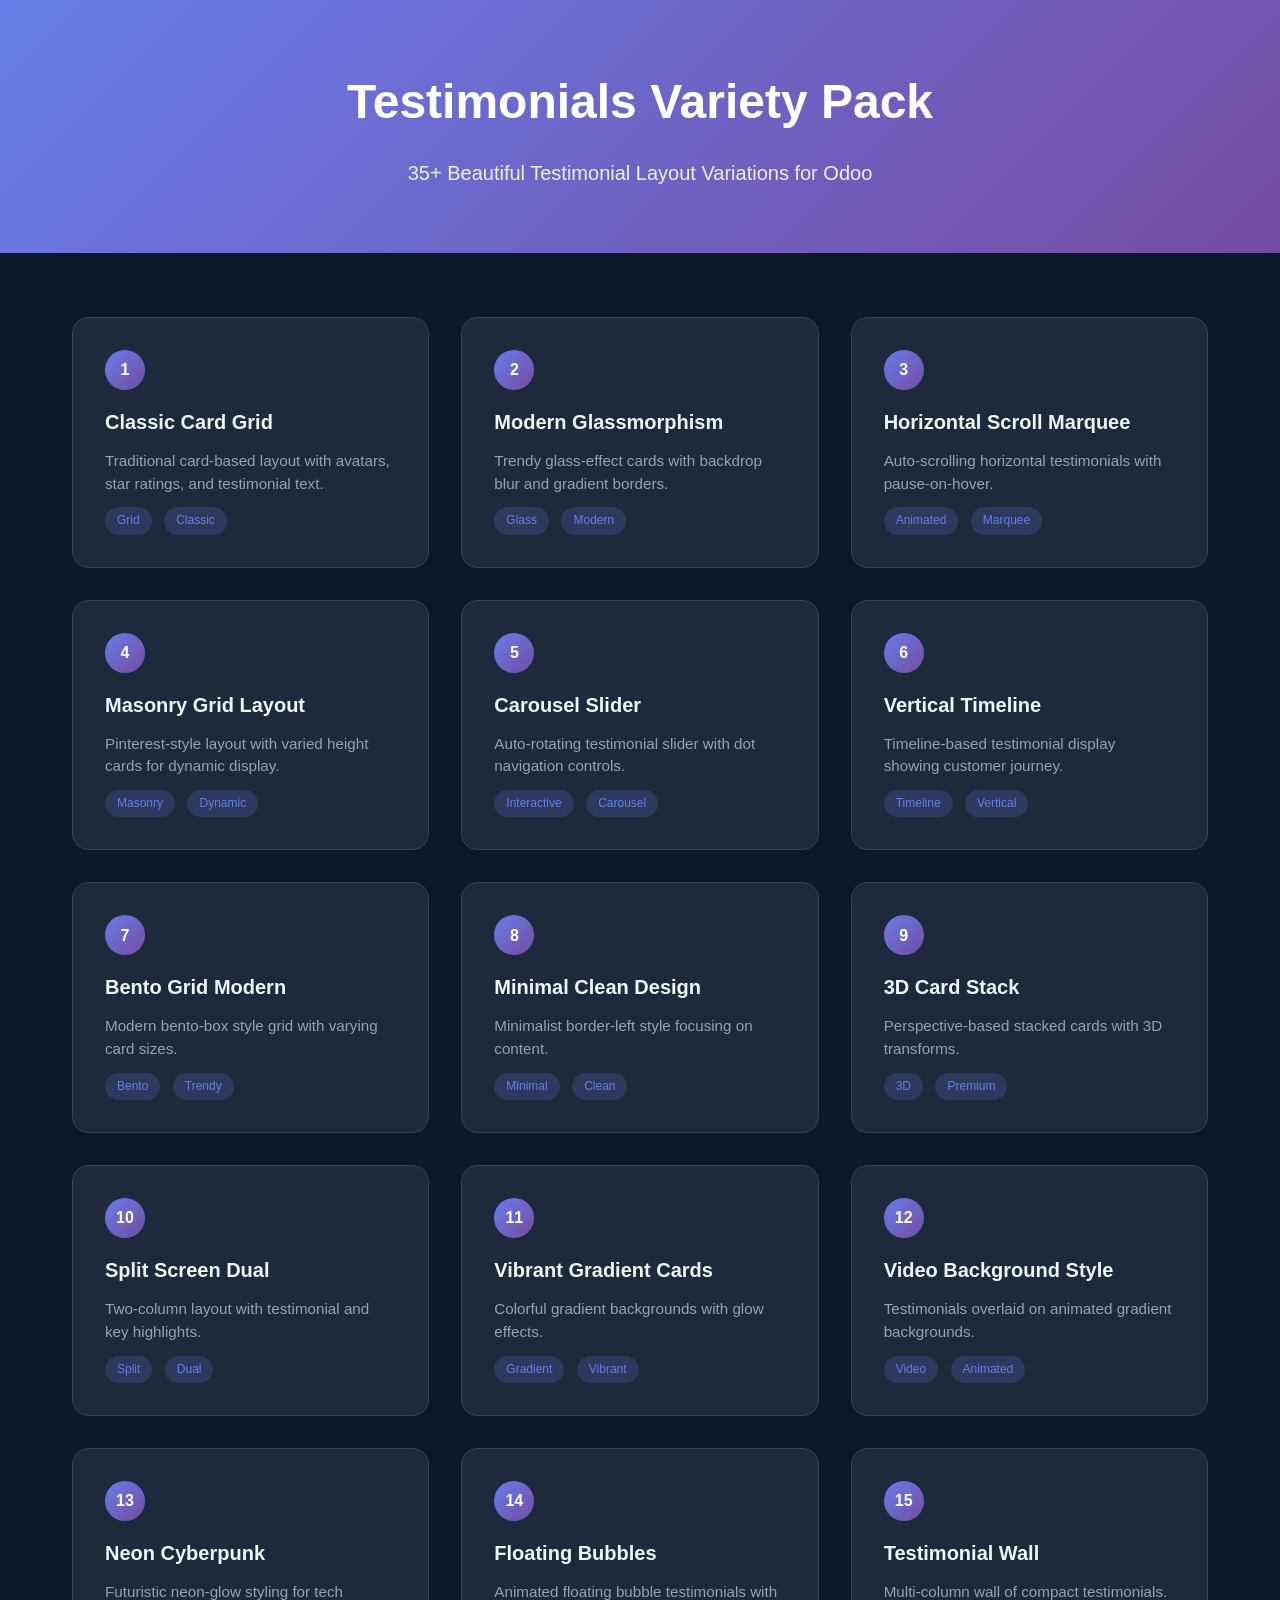
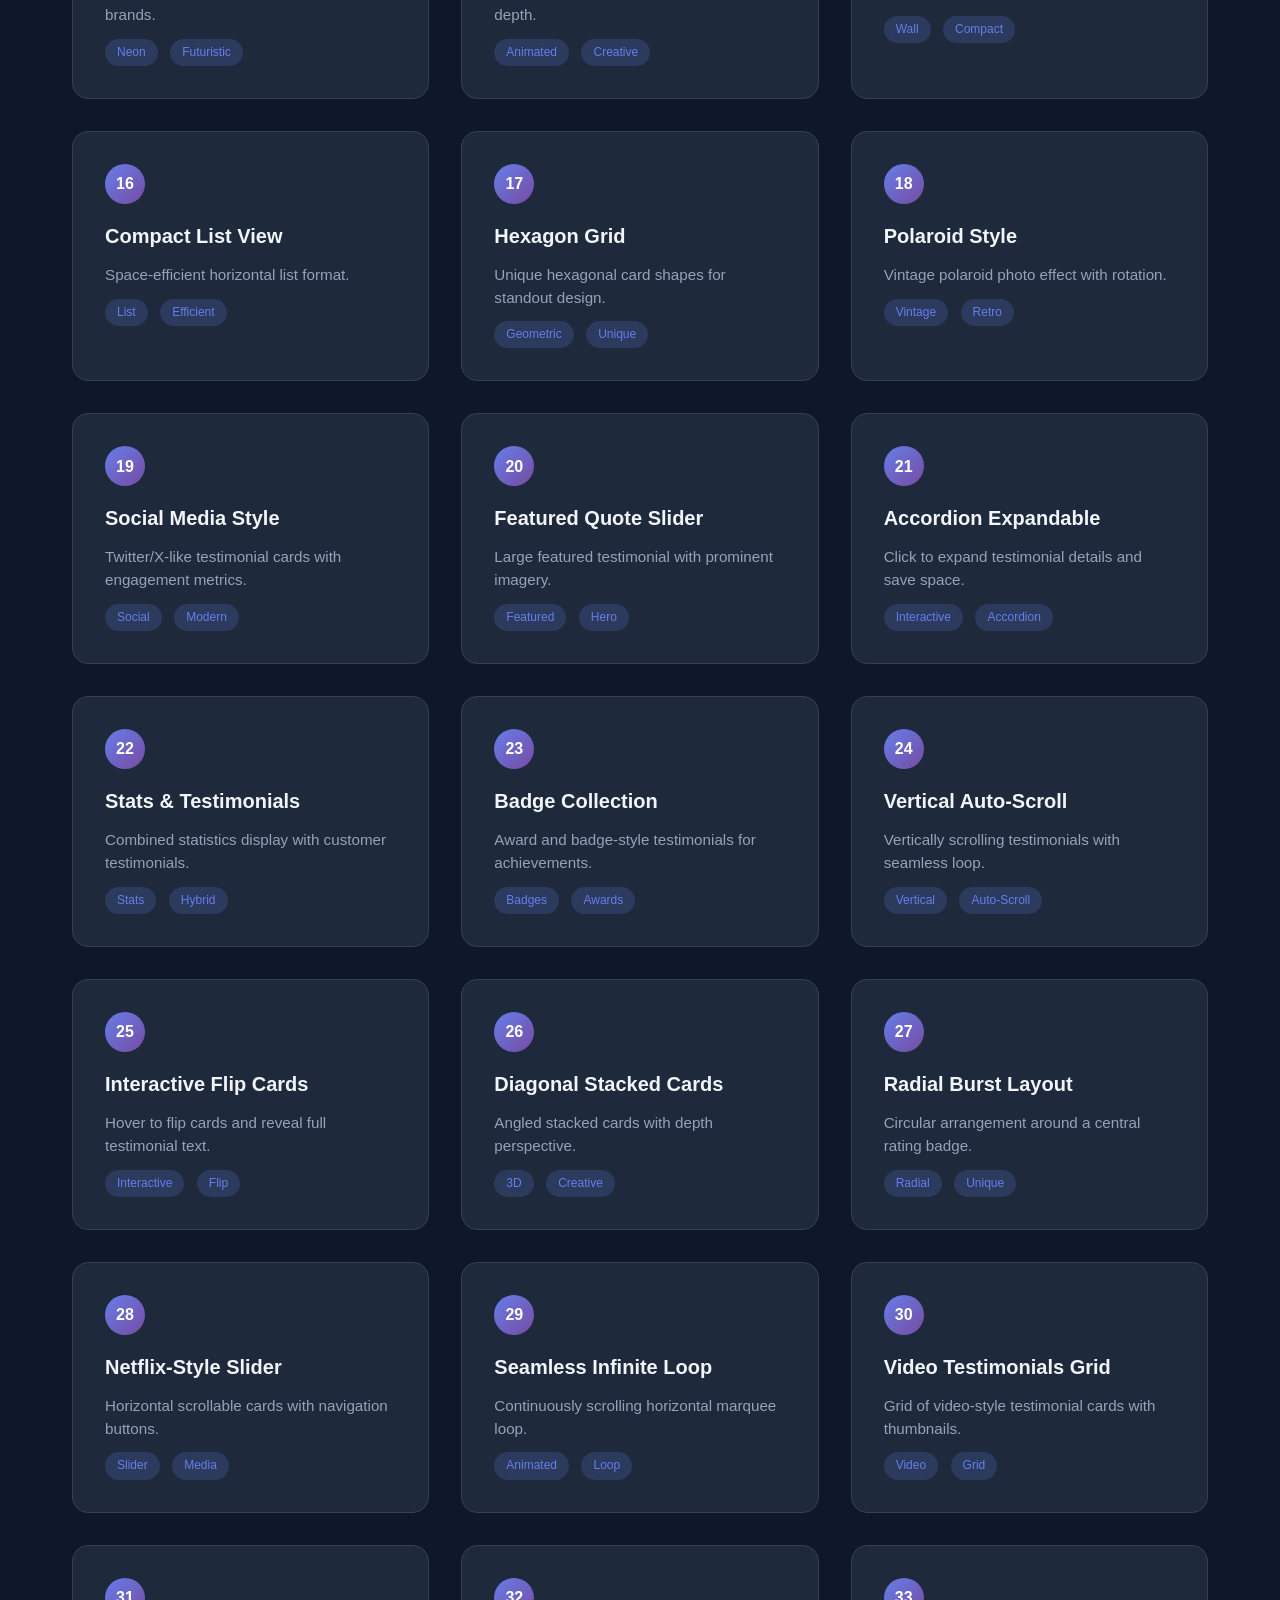
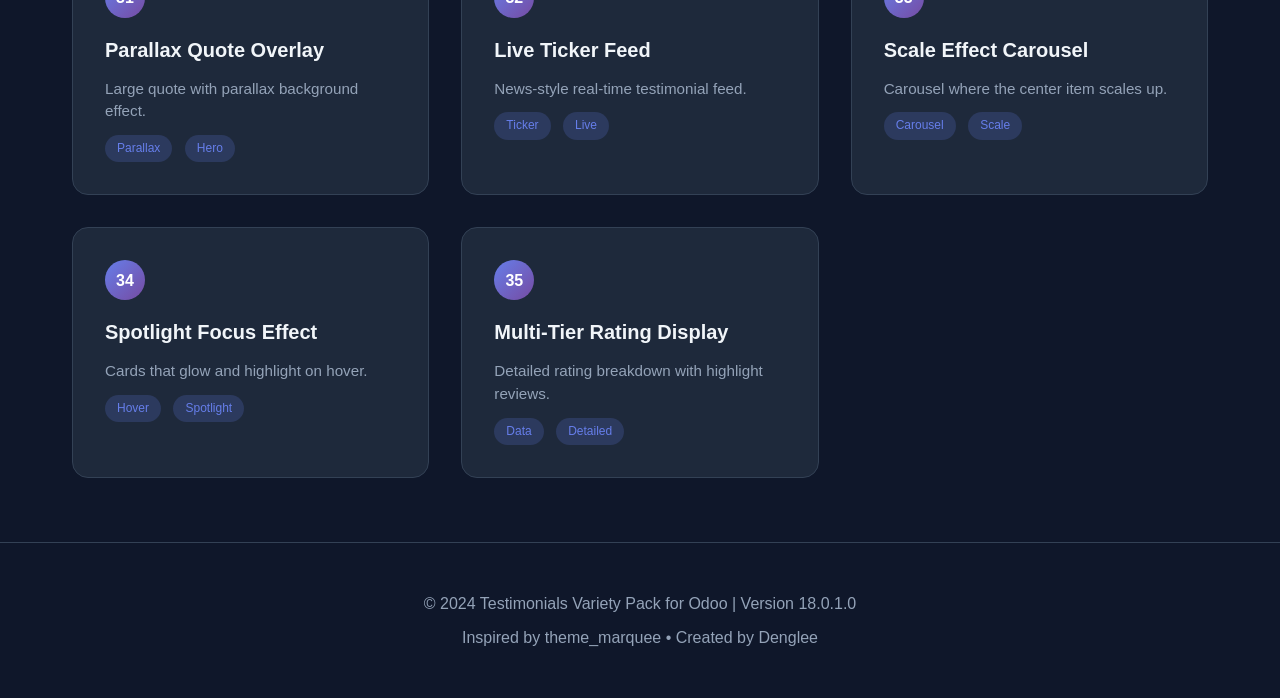
<file: theme_testimonial/preview.html>
<!DOCTYPE html>
<html lang="en">

<head>
    <meta charset="UTF-8">
    <meta name="viewport" content="width=device-width, initial-scale=1.0">
    <title>Testimonials Variety Pack - Preview</title>
    <style>
        * {
            margin: 0;
            padding: 0;
            box-sizing: border-box;
        }

        body {
            font-family: -apple-system, BlinkMacSystemFont, 'Segoe UI', Roboto, Oxygen, Ubuntu, Cantarell, sans-serif;
            background: #0f172a;
            color: #e2e8f0;
            line-height: 1.6;
        }

        .preview-header {
            background: linear-gradient(135deg, #667eea 0%, #764ba2 100%);
            padding: 4rem 2rem;
            text-align: center;
            color: white;
        }

        .preview-header h1 {
            font-size: 3rem;
            margin-bottom: 1rem;
            font-weight: 900;
        }

        .preview-header p {
            font-size: 1.25rem;
            opacity: 0.9;
        }

        .layout-grid {
            max-width: 1200px;
            margin: 0 auto;
            padding: 4rem 2rem;
            display: grid;
            grid-template-columns: repeat(auto-fill, minmax(300px, 1fr));
            gap: 2rem;
        }

        .layout-card {
            background: #1e293b;
            border-radius: 16px;
            padding: 2rem;
            border: 1px solid #334155;
            transition: all 0.3s ease;
            cursor: pointer;
        }

        .layout-card:hover {
            transform: translateY(-5px);
            box-shadow: 0 12px 24px rgba(102, 126, 234, 0.3);
            border-color: #667eea;
        }

        .layout-number {
            display: inline-block;
            background: linear-gradient(135deg, #667eea, #764ba2);
            color: white;
            width: 40px;
            height: 40px;
            border-radius: 50%;
            display: flex;
            align-items: center;
            justify-content: center;
            font-weight: bold;
            margin-bottom: 1rem;
        }

        .layout-card h3 {
            color: #f1f5f9;
            font-size: 1.25rem;
            margin-bottom: 0.75rem;
        }

        .layout-card p {
            color: #94a3b8;
            font-size: 0.95rem;
            line-height: 1.5;
        }

        .layout-tag {
            display: inline-block;
            background: rgba(102, 126, 234, 0.2);
            color: #667eea;
            padding: 0.25rem 0.75rem;
            border-radius: 20px;
            font-size: 0.75rem;
            margin-top: 0.75rem;
            margin-right: 0.5rem;
        }

        .footer {
            text-align: center;
            padding: 3rem 2rem;
            border-top: 1px solid #334155;
        }

        .footer p {
            color: #94a3b8;
        }
    </style>
</head>

<body>
    <div class="preview-header">
        <h1>Testimonials Variety Pack</h1>
        <p>35+ Beautiful Testimonial Layout Variations for Odoo</p>
    </div>

    <div class="layout-grid">
        <div class="layout-card">
            <div class="layout-number">1</div>
            <h3>Classic Card Grid</h3>
            <p>Traditional card-based layout with avatars, star ratings, and testimonial text.</p>
            <span class="layout-tag">Grid</span>
            <span class="layout-tag">Classic</span>
        </div>

        <div class="layout-card">
            <div class="layout-number">2</div>
            <h3>Modern Glassmorphism</h3>
            <p>Trendy glass-effect cards with backdrop blur and gradient borders.</p>
            <span class="layout-tag">Glass</span>
            <span class="layout-tag">Modern</span>
        </div>

        <div class="layout-card">
            <div class="layout-number">3</div>
            <h3>Horizontal Scroll Marquee</h3>
            <p>Auto-scrolling horizontal testimonials with pause-on-hover.</p>
            <span class="layout-tag">Animated</span>
            <span class="layout-tag">Marquee</span>
        </div>

        <div class="layout-card">
            <div class="layout-number">4</div>
            <h3>Masonry Grid Layout</h3>
            <p>Pinterest-style layout with varied height cards for dynamic display.</p>
            <span class="layout-tag">Masonry</span>
            <span class="layout-tag">Dynamic</span>
        </div>

        <div class="layout-card">
            <div class="layout-number">5</div>
            <h3>Carousel Slider</h3>
            <p>Auto-rotating testimonial slider with dot navigation controls.</p>
            <span class="layout-tag">Interactive</span>
            <span class="layout-tag">Carousel</span>
        </div>

        <div class="layout-card">
            <div class="layout-number">6</div>
            <h3>Vertical Timeline</h3>
            <p>Timeline-based testimonial display showing customer journey.</p>
            <span class="layout-tag">Timeline</span>
            <span class="layout-tag">Vertical</span>
        </div>

        <div class="layout-card">
            <div class="layout-number">7</div>
            <h3>Bento Grid Modern</h3>
            <p>Modern bento-box style grid with varying card sizes.</p>
            <span class="layout-tag">Bento</span>
            <span class="layout-tag">Trendy</span>
        </div>

        <div class="layout-card">
            <div class="layout-number">8</div>
            <h3>Minimal Clean Design</h3>
            <p>Minimalist border-left style focusing on content.</p>
            <span class="layout-tag">Minimal</span>
            <span class="layout-tag">Clean</span>
        </div>

        <div class="layout-card">
            <div class="layout-number">9</div>
            <h3>3D Card Stack</h3>
            <p>Perspective-based stacked cards with 3D transforms.</p>
            <span class="layout-tag">3D</span>
            <span class="layout-tag">Premium</span>
        </div>

        <div class="layout-card">
            <div class="layout-number">10</div>
            <h3>Split Screen Dual</h3>
            <p>Two-column layout with testimonial and key highlights.</p>
            <span class="layout-tag">Split</span>
            <span class="layout-tag">Dual</span>
        </div>

        <div class="layout-card">
            <div class="layout-number">11</div>
            <h3>Vibrant Gradient Cards</h3>
            <p>Colorful gradient backgrounds with glow effects.</p>
            <span class="layout-tag">Gradient</span>
            <span class="layout-tag">Vibrant</span>
        </div>

        <div class="layout-card">
            <div class="layout-number">12</div>
            <h3>Video Background Style</h3>
            <p>Testimonials overlaid on animated gradient backgrounds.</p>
            <span class="layout-tag">Video</span>
            <span class="layout-tag">Animated</span>
        </div>

        <div class="layout-card">
            <div class="layout-number">13</div>
            <h3>Neon Cyberpunk</h3>
            <p>Futuristic neon-glow styling for tech brands.</p>
            <span class="layout-tag">Neon</span>
            <span class="layout-tag">Futuristic</span>
        </div>

        <div class="layout-card">
            <div class="layout-number">14</div>
            <h3>Floating Bubbles</h3>
            <p>Animated floating bubble testimonials with depth.</p>
            <span class="layout-tag">Animated</span>
            <span class="layout-tag">Creative</span>
        </div>

        <div class="layout-card">
            <div class="layout-number">15</div>
            <h3>Testimonial Wall</h3>
            <p>Multi-column wall of compact testimonials.</p>
            <span class="layout-tag">Wall</span>
            <span class="layout-tag">Compact</span>
        </div>

        <div class="layout-card">
            <div class="layout-number">16</div>
            <h3>Compact List View</h3>
            <p>Space-efficient horizontal list format.</p>
            <span class="layout-tag">List</span>
            <span class="layout-tag">Efficient</span>
        </div>

        <div class="layout-card">
            <div class="layout-number">17</div>
            <h3>Hexagon Grid</h3>
            <p>Unique hexagonal card shapes for standout design.</p>
            <span class="layout-tag">Geometric</span>
            <span class="layout-tag">Unique</span>
        </div>

        <div class="layout-card">
            <div class="layout-number">18</div>
            <h3>Polaroid Style</h3>
            <p>Vintage polaroid photo effect with rotation.</p>
            <span class="layout-tag">Vintage</span>
            <span class="layout-tag">Retro</span>
        </div>

        <div class="layout-card">
            <div class="layout-number">19</div>
            <h3>Social Media Style</h3>
            <p>Twitter/X-like testimonial cards with engagement metrics.</p>
            <span class="layout-tag">Social</span>
            <span class="layout-tag">Modern</span>
        </div>

        <div class="layout-card">
            <div class="layout-number">20</div>
            <h3>Featured Quote Slider</h3>
            <p>Large featured testimonial with prominent imagery.</p>
            <span class="layout-tag">Featured</span>
            <span class="layout-tag">Hero</span>
        </div>

        <div class="layout-card">
            <div class="layout-number">21</div>
            <h3>Accordion Expandable</h3>
            <p>Click to expand testimonial details and save space.</p>
            <span class="layout-tag">Interactive</span>
            <span class="layout-tag">Accordion</span>
        </div>

        <div class="layout-card">
            <div class="layout-number">22</div>
            <h3>Stats & Testimonials</h3>
            <p>Combined statistics display with customer testimonials.</p>
            <span class="layout-tag">Stats</span>
            <span class="layout-tag">Hybrid</span>
        </div>

        <div class="layout-card">
            <div class="layout-number">23</div>
            <h3>Badge Collection</h3>
            <p>Award and badge-style testimonials for achievements.</p>
            <span class="layout-tag">Badges</span>
            <span class="layout-tag">Awards</span>
        </div>

        <div class="layout-card">
            <div class="layout-number">24</div>
            <h3>Vertical Auto-Scroll</h3>
            <p>Vertically scrolling testimonials with seamless loop.</p>
            <span class="layout-tag">Vertical</span>
            <span class="layout-tag">Auto-Scroll</span>
        </div>

        <div class="layout-card">
            <div class="layout-number">25</div>
            <h3>Interactive Flip Cards</h3>
            <p>Hover to flip cards and reveal full testimonial text.</p>
            <span class="layout-tag">Interactive</span>
            <span class="layout-tag">Flip</span>
        </div>

        <div class="layout-card">
            <div class="layout-number">26</div>
            <h3>Diagonal Stacked Cards</h3>
            <p>Angled stacked cards with depth perspective.</p>
            <span class="layout-tag">3D</span>
            <span class="layout-tag">Creative</span>
        </div>

        <div class="layout-card">
            <div class="layout-number">27</div>
            <h3>Radial Burst Layout</h3>
            <p>Circular arrangement around a central rating badge.</p>
            <span class="layout-tag">Radial</span>
            <span class="layout-tag">Unique</span>
        </div>

        <div class="layout-card">
            <div class="layout-number">28</div>
            <h3>Netflix-Style Slider</h3>
            <p>Horizontal scrollable cards with navigation buttons.</p>
            <span class="layout-tag">Slider</span>
            <span class="layout-tag">Media</span>
        </div>

        <div class="layout-card">
            <div class="layout-number">29</div>
            <h3>Seamless Infinite Loop</h3>
            <p>Continuously scrolling horizontal marquee loop.</p>
            <span class="layout-tag">Animated</span>
            <span class="layout-tag">Loop</span>
        </div>

        <div class="layout-card">
            <div class="layout-number">30</div>
            <h3>Video Testimonials Grid</h3>
            <p>Grid of video-style testimonial cards with thumbnails.</p>
            <span class="layout-tag">Video</span>
            <span class="layout-tag">Grid</span>
        </div>

        <div class="layout-card">
            <div class="layout-number">31</div>
            <h3>Parallax Quote Overlay</h3>
            <p>Large quote with parallax background effect.</p>
            <span class="layout-tag">Parallax</span>
            <span class="layout-tag">Hero</span>
        </div>

        <div class="layout-card">
            <div class="layout-number">32</div>
            <h3>Live Ticker Feed</h3>
            <p>News-style real-time testimonial feed.</p>
            <span class="layout-tag">Ticker</span>
            <span class="layout-tag">Live</span>
        </div>

        <div class="layout-card">
            <div class="layout-number">33</div>
            <h3>Scale Effect Carousel</h3>
            <p>Carousel where the center item scales up.</p>
            <span class="layout-tag">Carousel</span>
            <span class="layout-tag">Scale</span>
        </div>

        <div class="layout-card">
            <div class="layout-number">34</div>
            <h3>Spotlight Focus Effect</h3>
            <p>Cards that glow and highlight on hover.</p>
            <span class="layout-tag">Hover</span>
            <span class="layout-tag">Spotlight</span>
        </div>

        <div class="layout-card">
            <div class="layout-number">35</div>
            <h3>Multi-Tier Rating Display</h3>
            <p>Detailed rating breakdown with highlight reviews.</p>
            <span class="layout-tag">Data</span>
            <span class="layout-tag">Detailed</span>
        </div>
    </div>

    <div class="footer">
        <p>© 2024 Testimonials Variety Pack for Odoo | Version 18.0.1.0</p>
        <p style="margin-top: 0.5rem;">Inspired by theme_marquee • Created by Denglee</p>
    </div>
</body>

</html>
</file>
